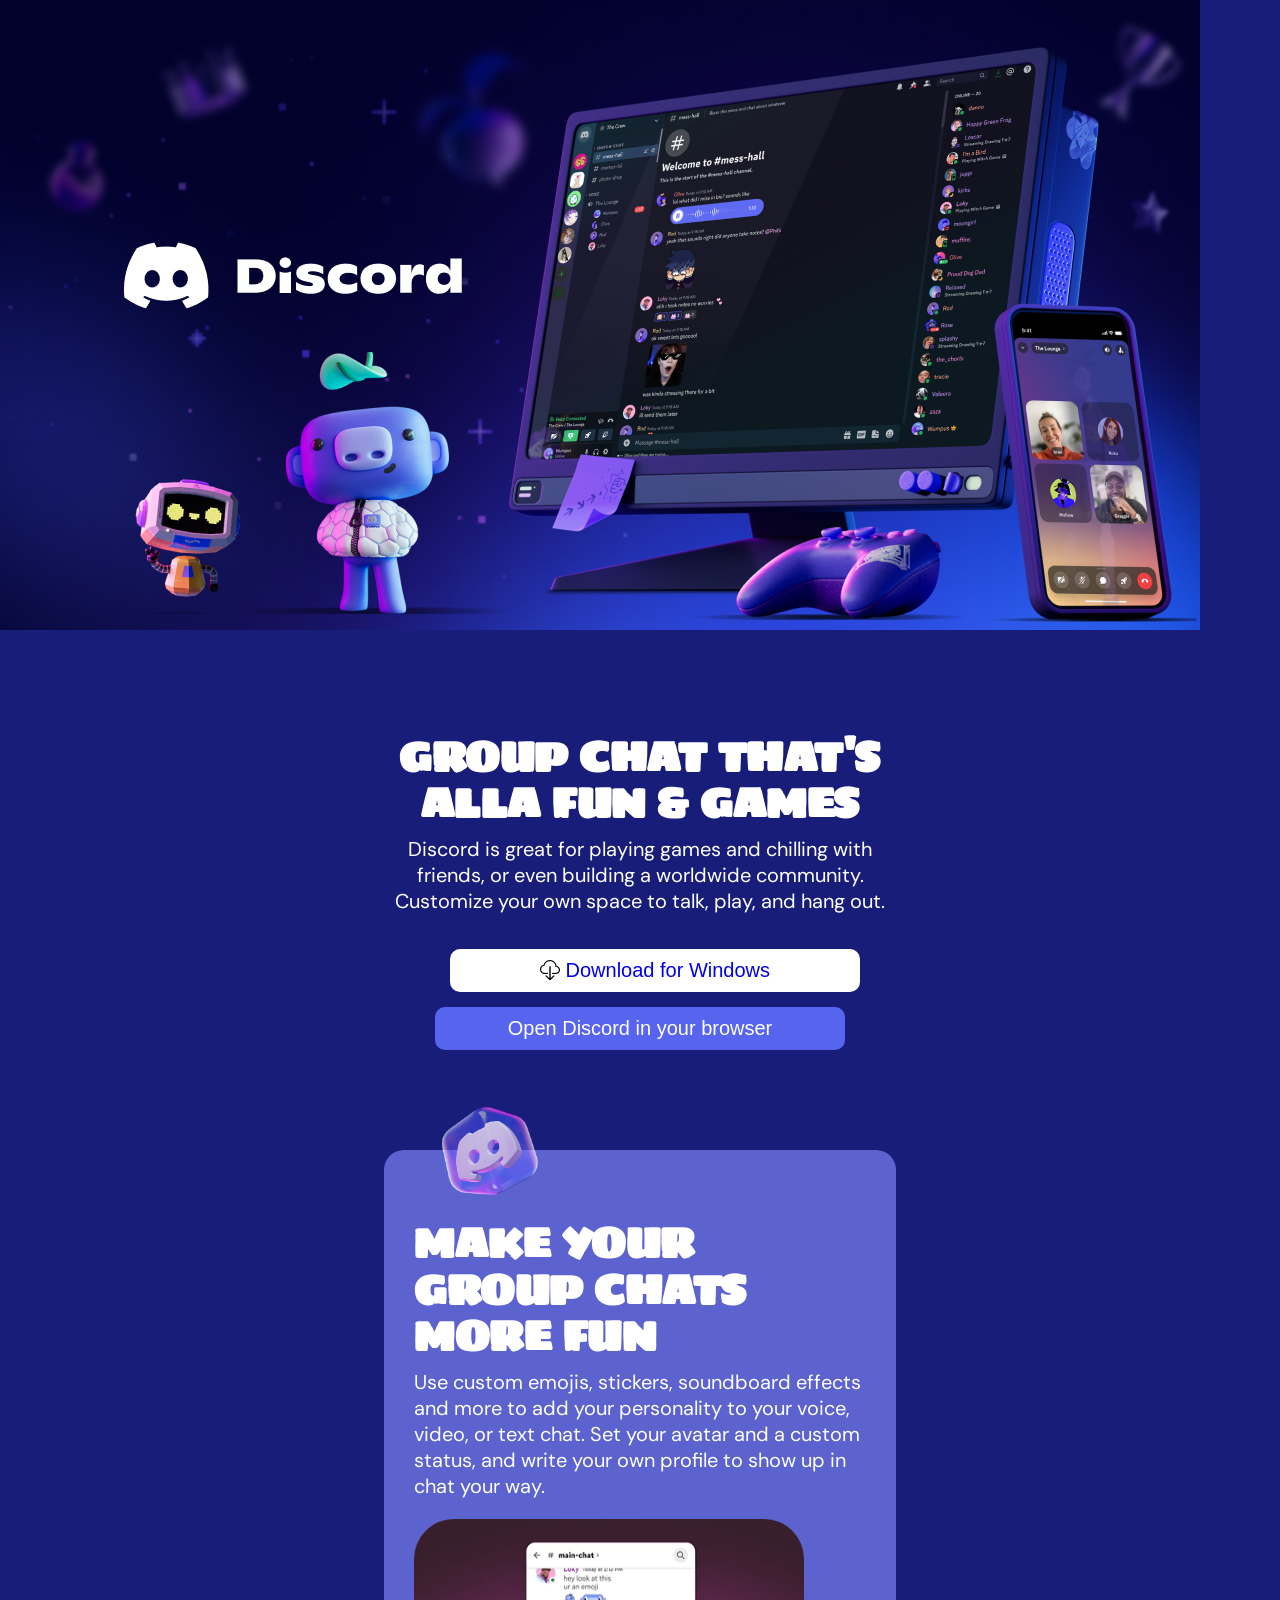
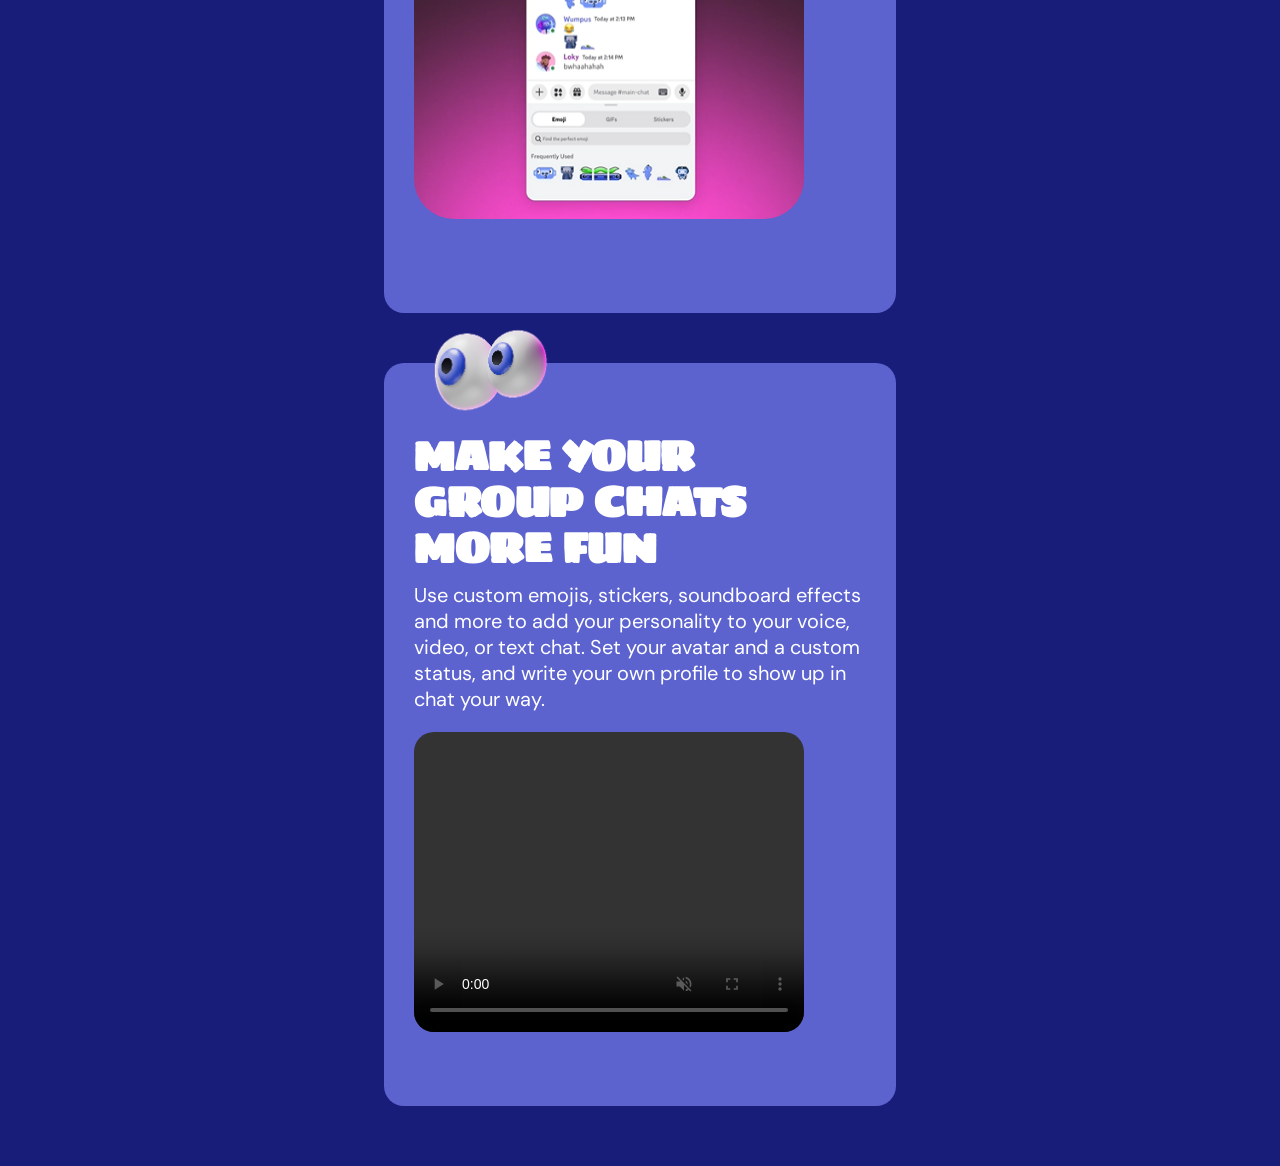
<file: index.html>
<!DOCTYPE html>
<html lang="en">
<head>
    <meta charset="UTF-8">
    <meta name="viewport" content="width=device-width, initial-scale=1.0">
    <meta name="description" content="Questa è una pagina che riprende lo stile della landpage di Discord">
    <meta name="keywords" content="Discord, landpage, stile, design">
    <meta name="author" content="Marco Manvati (MarcusOrion)">
    <link rel="stylesheet" href="css/style.css">
    <!-- Bootstrap Fonts -->
     <link rel="preconnect" href="https://fonts.googleapis.com">
    <link rel="preconnect" href="https://fonts.gstatic.com" crossorigin>
    <link href="https://fonts.googleapis.com/css2?family=DM+Sans:ital,opsz,wght@0,9..40,100..1000;1,9..40,100..1000&family=Sigmar&display=swap" rel="stylesheet">
     <link rel="preconnect" href="https://fonts.googleapis.com">
    <link rel="preconnect" href="https://fonts.gstatic.com" crossorigin>
    <link href="https://fonts.googleapis.com/css2?family=DM+Sans:ital,opsz,wght@0,9..40,100..1000;1,9..40,100..1000&display=swap" rel="stylesheet">
    <!-- Bootstrap Icons -->
    <link rel="stylesheet" href="https://cdn.jsdelivr.net/npm/bootstrap-icons@1.13.1/font/bootstrap-icons.min.css">
    <title>Discord Web App</title>
</head>
<body>
    <!-- Banner -->
    <header>
        <div class="banner">
            <img src="assets/banner.png" alt="Discord banner">
        </div>
    </header>
    <main>
        <div class="box">
            <section class="button-box">
        <h1>group chat that's alla fun & games</h1>
        <p>Discord is great for playing games and chilling with friends, or even building a worldwide community. Customize your own space to talk, play, and hang out.</p>
        <!-- Box dei bottoni-->
        <div class="btn-container">
            <button class="download-btn">
                <i class="bi bi-cloud-download"></i>
                <a href="download_page/about.html">Download for Windows</a>
            </button>
            <button class="discord-btn">Open Discord in your browser</button>
        </div>
        </section>
        <!-- First Box -->
        <section class="first-box">
            <div class="first-box-image">
                <img src="../assets/discord_cube.png" alt="Immagine di un cubo con il logo di Discord">
            </div>
            <h1>make your group chats more fun</h1>
             <p>Use custom emojis, stickers, soundboard effects and more to add your personality to your voice, video, or text chat. Set your avatar and a custom status, and write your own profile to show up in chat your way.</p>
            <img class="chat-image" src="../assets/discord_demo.png" alt="Immagine di una chat Discord">
            </section>
        <!-- Second Box -->
        <section class="second-box">
            <div class="second-box-image">
                <img src="../assets/eyes.png" alt="Immagine di un cubo con il logo di Discord">
            </div>
            <h1>make your group chats more fun</h1>
             <p>Use custom emojis, stickers, soundboard effects and more to add your personality to your voice, video, or text chat. Set your avatar and a custom status, and write your own profile to show up in chat your way.</p>        
            <video controls autoplay muted loop playsinline width="390" height="300">
                <source src="../assets/video/streamer.mp4" type="video/mp4">
            </video>
        </section>
    </div>
    </main>
</body>
</html>
</file>
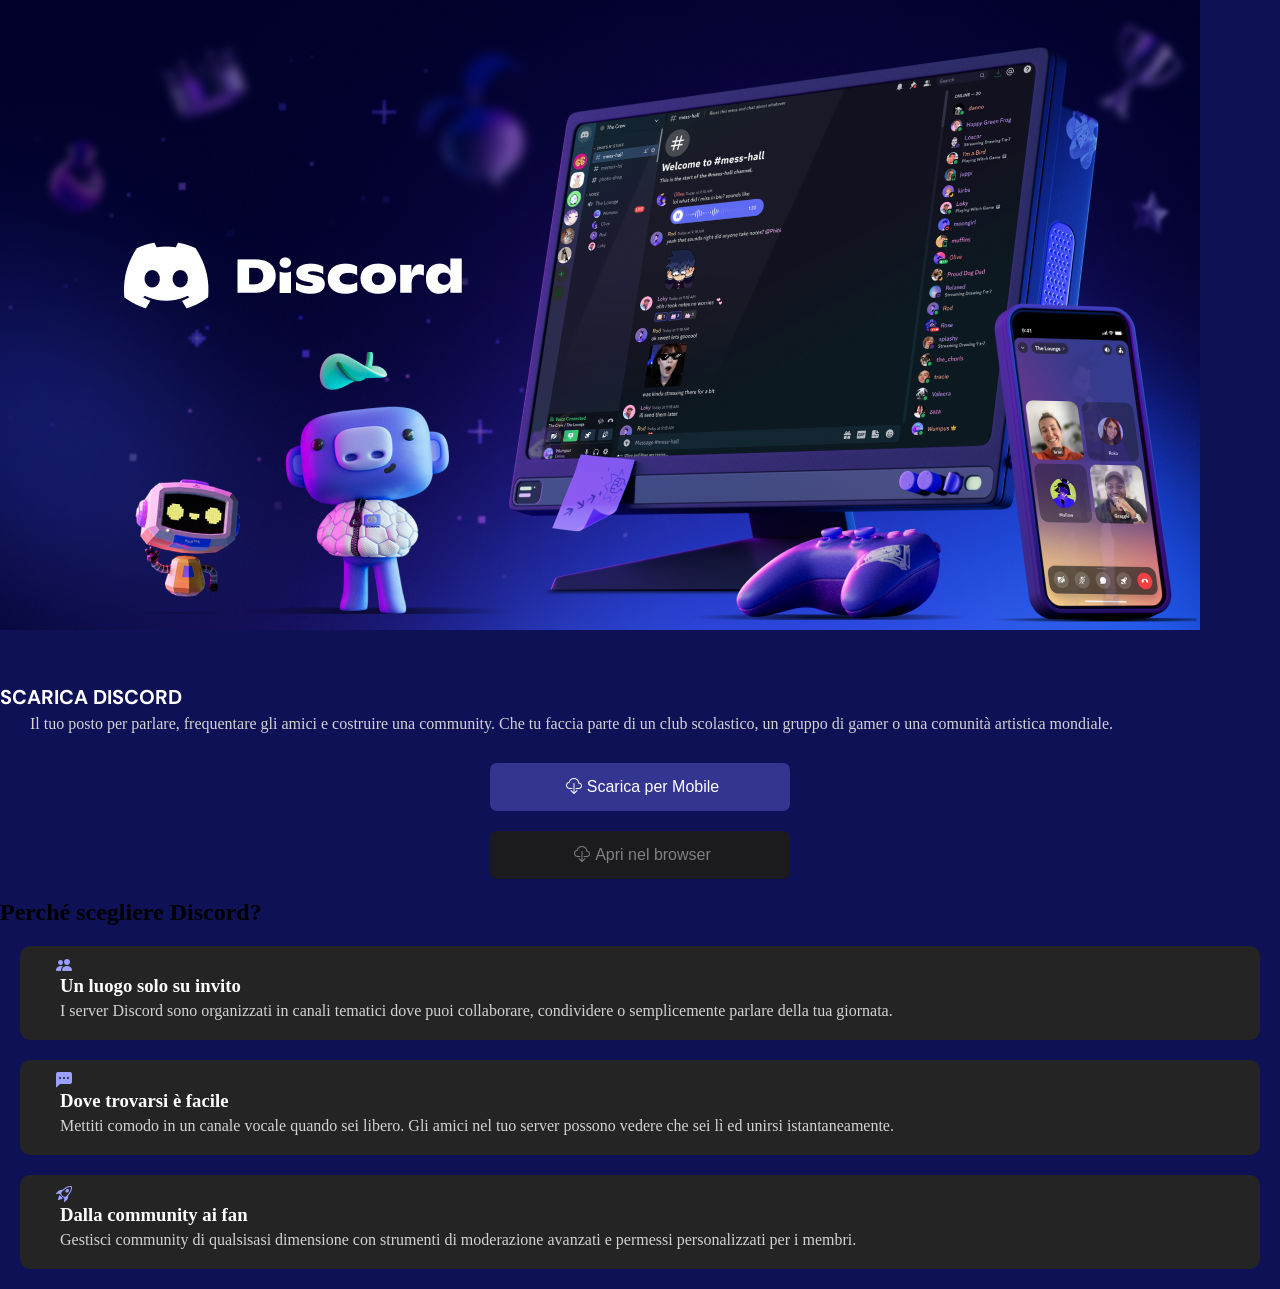
<file: download_page/about.html>
<!DOCTYPE html>
<html lang="it">
<head>
    <meta charset="UTF-8">
    <meta name="viewport" content="width=device-width, initial-scale=1.0">
    <meta name="author" content="Marco Manvati (MarcusOrion)">
    <meta name="keywords" content="Discord, download">
    <!-- Bootstrap Fonts -->
     <link rel="preconnect" href="https://fonts.googleapis.com">
    <link rel="preconnect" href="https://fonts.gstatic.com" crossorigin>
    <link href="https://fonts.googleapis.com/css2?family=DM+Sans:ital,opsz,wght@0,9..40,100..1000;1,9..40,100..1000&family=Sigmar&display=swap" rel="stylesheet">
     <link rel="preconnect" href="https://fonts.googleapis.com">
    <link rel="preconnect" href="https://fonts.gstatic.com" crossorigin>
    <link href="https://fonts.googleapis.com/css2?family=DM+Sans:ital,opsz,wght@0,9..40,100..1000;1,9..40,100..1000&display=swap" rel="stylesheet">
    <!-- Bootstrap Icon-->
    <link rel="stylesheet" href="https://cdn.jsdelivr.net/npm/bootstrap-icons@1.13.1/font/bootstrap-icons.min.css">
    <!-- CSS -->
    <link rel="stylesheet" href="../download_page/css/about_style.css">
    <title>Discord Download</title>
</head>
<body>
    <!--Banner -->
    <header class="banner">
        <img src="../assets/banner.png" alt="Discord banner">
    </header>
    <main>
        <section>
            <h1>scarica discord</h1>
        <p>Il tuo posto per parlare, frequentare gli amici e costruire una community. Che tu faccia parte di un club scolastico, un gruppo di gamer o una comunità artistica mondiale.</p>
    </header>
    <!-- Button Box -->
    <div class="box-btn">
        <button class="mobile-btn"><i class="bi bi-cloud-download"></i>Scarica per Mobile</button>
        <button class="browser-btn"><i class="bi bi-cloud-download"></i>Apri nel browser</button>
    </div>
        </section>
        <h2>Perché scegliere Discord?</h2>
        <div class="first-box">
            <i class="bi-people-fill"></i>
            <h3>Un luogo solo su invito</h3>
            <p>I server Discord sono organizzati in canali tematici dove puoi collaborare, condividere o semplicemente parlare della tua giornata.</p>
        </div>
        <div class="second-box">
            <i class="bi-chat-left-dots-fill"></i>
            <h3>Dove trovarsi è facile</h3>
            <p>Mettiti comodo in un canale vocale quando sei libero. Gli amici nel tuo server possono vedere che sei lì ed unirsi istantaneamente.</p>
        </div>
        <div class="third-box">
            <i class="bi-rocket-takeoff"></i>
            <h3>Dalla community ai fan</h3>
            <p>Gestisci community di qualsisasi dimensione con strumenti di moderazione avanzati e permessi personalizzati per i membri.</p>
        </div>
        <section>
            
        </section>
    </main>
</body>
</html>
</file>
<file: css/style.css>
* {
    margin: 0;
    padding: 0;
    box-sizing: border-box;
}

/* Body and Text Styles */
body {
    background-color: rgb(25,29,122);
    color:white;
    /*text-align: center;*/
    margin-bottom: 60px;
}
h1 {
    font-family: 'Sigmar', sans-serif;
    font-size:42px;
    color: white;
    font-weight: 700;
    line-height: 1.1;
    letter-spacing: 0.5px;
    text-transform: uppercase;
}
p {
    font-family: 'DM Sans', sans-serif;
    font-size: 20px;
    color: white;
    margin-top: 10px;
}
/* Banner Style */
.banner img {
    max-width: 100%;
    height: auto;
}
/*Button Section Box Container*/
.button-box {
    margin-top: 100px;
    text-align: center;
}
/*Style Button*/
.btn-container {
    display: block;
    width: 80%;
    margin: 20px auto;
}
.download-btn {
    background-color: white;
    border-radius: 10px;
    padding: 10px 30px;
    margin: 15px;
    width: 100%;
    border: none;
    color: black;
    text-align: center;
    cursor: pointer;
    font-size: 20px;
}
.discord-btn {
    background-color: rgb(87, 100, 238);
    border-radius: 10px;
    padding: 10px 30px;
    width: 100%;
    margin-bottom: 50px;
    border: none;
    color: white;
    text-align: center;
    cursor: pointer;
    font-size: 20px;
}
.box {
    width: 90%;
    max-width: 512px;
    margin: 0 auto;
}
/*Video*/
video {
    border-radius: 20px;
    margin-top: 20px;
}
/*Chat Image*/
.chat-image {
    width: 390px;
    height: 300px;
    border-radius: 40px;
    margin-top: 20px;
    margin-bottom: 20px;
}
/*First Box*/
.first-box {
    text-align: left;
    position: relative;
    background-color: #5C63CF;
    border-radius: 20px;
    padding: 70px 30px;
    margin-top: 50px;
    margin-bottom: 50px;

}
/*Image in the first box*/
.first-box-image img {
    position: absolute;
    top: -65px;
    left: 40px;
    height: 130px;
    width: 130px;
}
/*Second Box*/
.second-box {
    text-align: left;
    position: relative;
    background-color: #5C63CF;
    border-radius: 20px;
    padding: 70px 30px;
    margin-top: 50px;
}
/*Image in the second box*/
.second-box-image img {
    position: absolute;
    top: -65px;
    left: 40px;
    height: 130px;
    width: 130px;
}
/*Modifica link esterno*/
a {
    text-decoration: none;
}
</file>
<file: download_page/css/about_style.css>
* {
    margin: 0;
    padding: 0;
    box-sizing: border-box;
}

/* Body and Style Setup */
body {
    background-color: #0E1155;
}
h1 {
    font-family: 'DM Sans', sans-serif;
    font-size: 20px;
    font-weight: 400px;
    text-transform: uppercase;
    /*text-align: center;*/
    color: white;
    margin-top: 50px;
}
p {
    color: lightgrey;
    /*text-align: center;*/
    font-size: 16px;
    font-weight: 200px;
    margin: 10px 30px;
    margin-top: 5px;
}
i {
    margin: 5px;
}
section {
    display: flex;
    justify-content: center;
    flex-direction: column;
}
/* Modifiche all'immagine header*/
.banner img {
   max-width: 100%;
   height: auto;
}
/*Button Box*/
.box-btn {
    display: block;
    margin: 80 auto;
}
/*Mobile Button*/
.mobile-btn {
    background-color: #333590;
    border: none;
    border-radius: 7px;;
    display: block;
    font-size: 16px;
    color: white;
    padding: 15px;
    width: 300px;
    margin: 20px auto;
}
/*Browser Button*/
.browser-btn {
    background-color: #1B1A1D;
    border: none;
    border-radius: 7px;
    display: block;
    font-size: 16px;
    color: grey;
    padding: 15px;
    width: 300px;
    margin: 20px auto;
}
/*Boxes Style*/
.first-box {
    border-radius: 10px;
    background-color: rgb(37, 36, 36);
    padding: 10px;
    margin: 20px;
}
.second-box {
    border-radius: 10px;
    background-color: rgb(37, 36, 36);
    padding: 10px;
    margin: 20px;
}
.third-box {
    border-radius: 10px;
    background-color: rgb(37, 36, 36);
    padding: 10px;
    margin: 20px;
}
h3 {
    color: white;
    text-align: left;
    padding: 0 30px;
}
section p {
    text-align: left;
}
/* Icon style for people-fill */
i.bi-people-fill {
    color: #9aa0ff;
    margin-right: 6px;
    vertical-align: middle;
    padding: 15px 21px;
}
i.bi-chat-left-dots-fill {
    color: #9aa0ff;
    margin-right: 6px;
    vertical-align: middle;
    padding: 15px 21px;
}
i.bi-rocket-takeoff {
    color: #9aa0ff;
    margin-right: 6px;
    vertical-align: middle;
    padding: 15px 21px;
}
</file>
